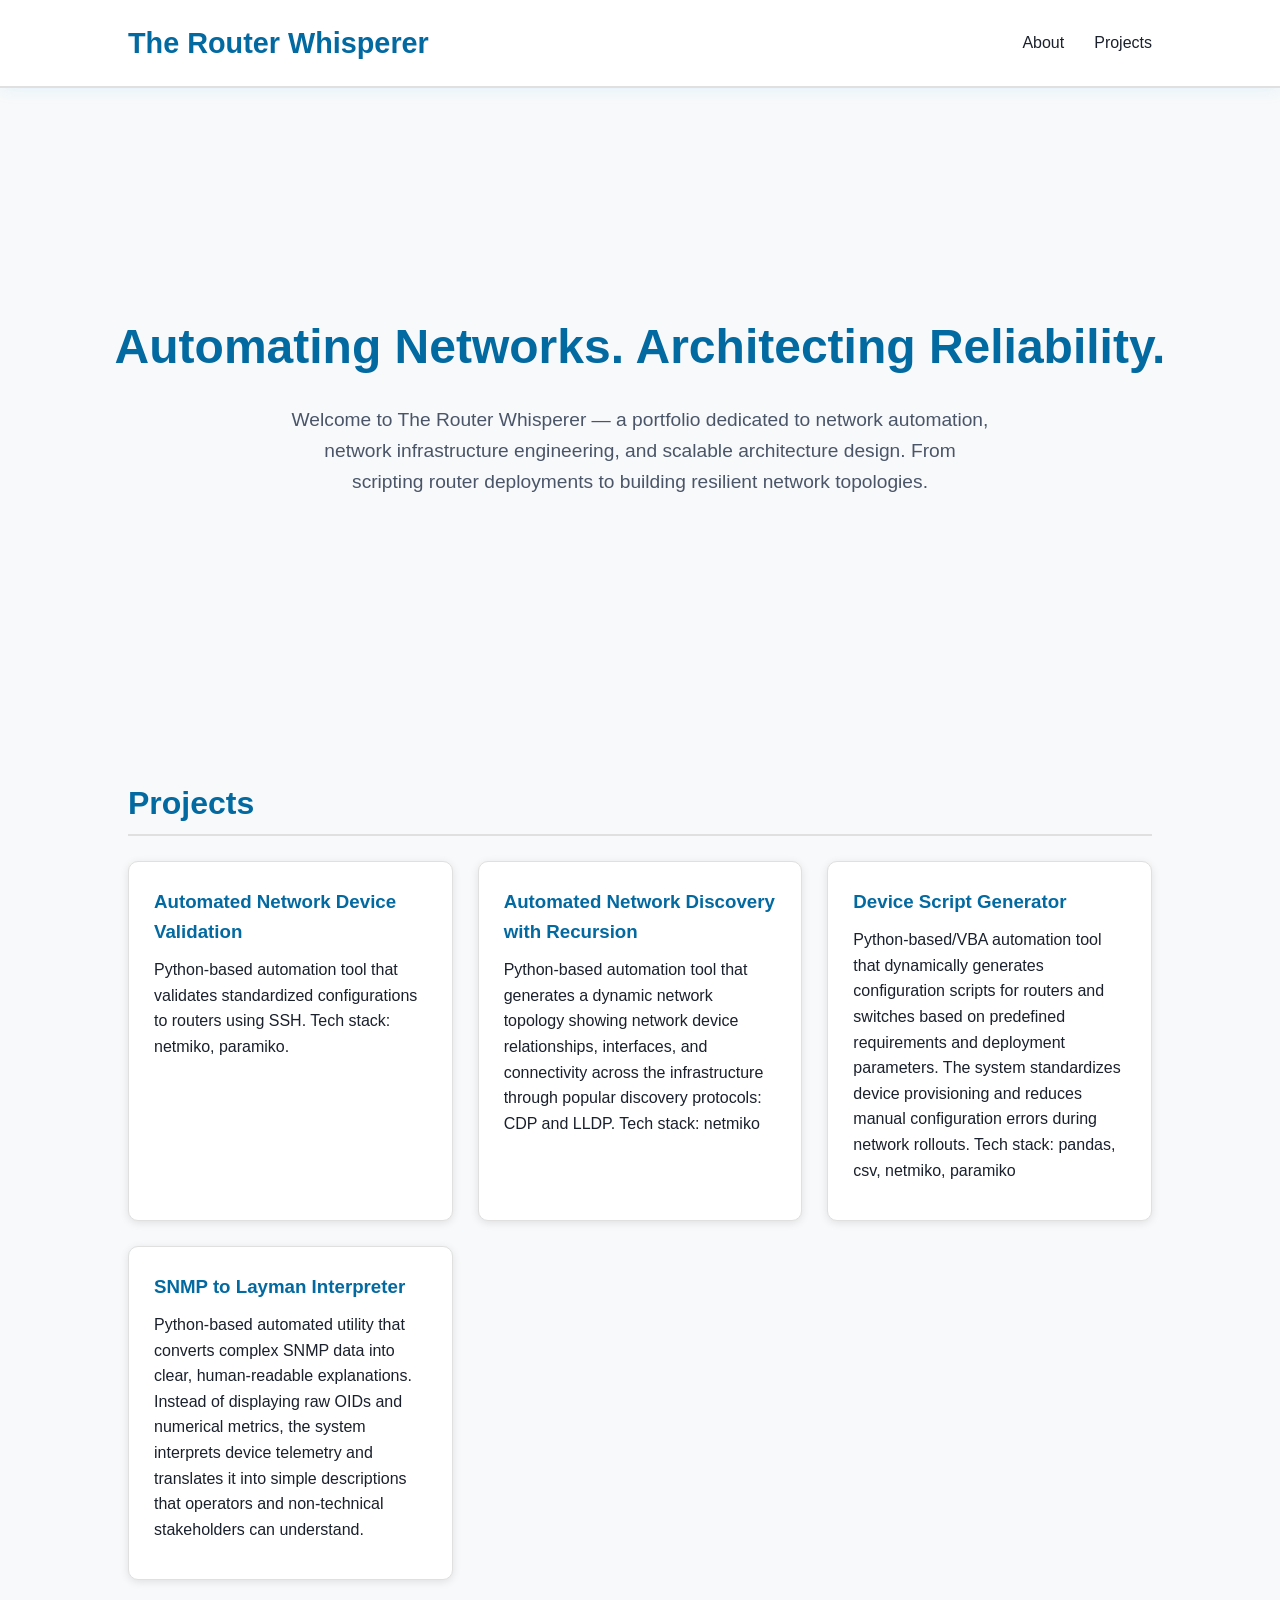
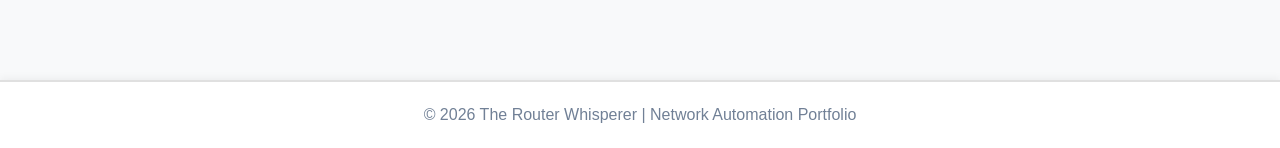
<file: docs/index.html>
<!DOCTYPE html>
<html lang="en">
<head>
<meta charset="UTF-8">
<meta name="viewport" content="width=device-width, initial-scale=1.0">
<title>The Router Whisperer</title>
<link rel="stylesheet" href="styles.css">
</head>

<body>

<header>
<h1>The Router Whisperer</h1>

<nav>
<a href="./about.html">About</a>
<a href="./projects.html">Projects</a>
</nav>
</header>

<section class="hero">
<h2>Automating Networks. Architecting Reliability.</h2>
<p>
Welcome to The Router Whisperer — a portfolio dedicated to network automation,
network infrastructure engineering, and scalable architecture design.
From scripting router deployments to building resilient network topologies.
</p>
</section>

<section id="projects">
<h2 class="section-title">Projects</h2>

<div class="projects">

<div class="project-card">
<h3>Automated Network Device Validation</h3>
<p>
Python-based automation tool that validates standardized configurations
to routers using SSH. Tech stack: netmiko, paramiko.
</p>
</div>

<div class="project-card">
<h3>Automated Network Discovery with Recursion</h3>
<p>
Python-based automation tool that generates a dynamic network topology showing network device relationships,
interfaces, and connectivity across the infrastructure through popular discovery protocols: CDP and LLDP. Tech stack: netmiko
</p>
</div>

<div class="project-card">
<h3>Device Script Generator</h3>
<p>
Python-based/VBA automation tool that dynamically generates configuration scripts
for routers and switches based on predefined requirements and deployment
parameters. The system standardizes device provisioning and reduces
manual configuration errors during network rollouts. Tech stack: pandas, csv, netmiko, paramiko
</p>
</div>

<div class="project-card">
<h3>SNMP to Layman Interpreter</h3>
<p>
Python-based automated utility that converts complex SNMP data into
clear, human-readable explanations. Instead of displaying raw OIDs
and numerical metrics, the system interprets device telemetry and
translates it into simple descriptions that operators and non-technical
stakeholders can understand.
</p>
</div>

</div>
</section>

<footer>
<p>© 2026 The Router Whisperer | Network Automation Portfolio</p>
</footer>

</body>
</html>
</file>
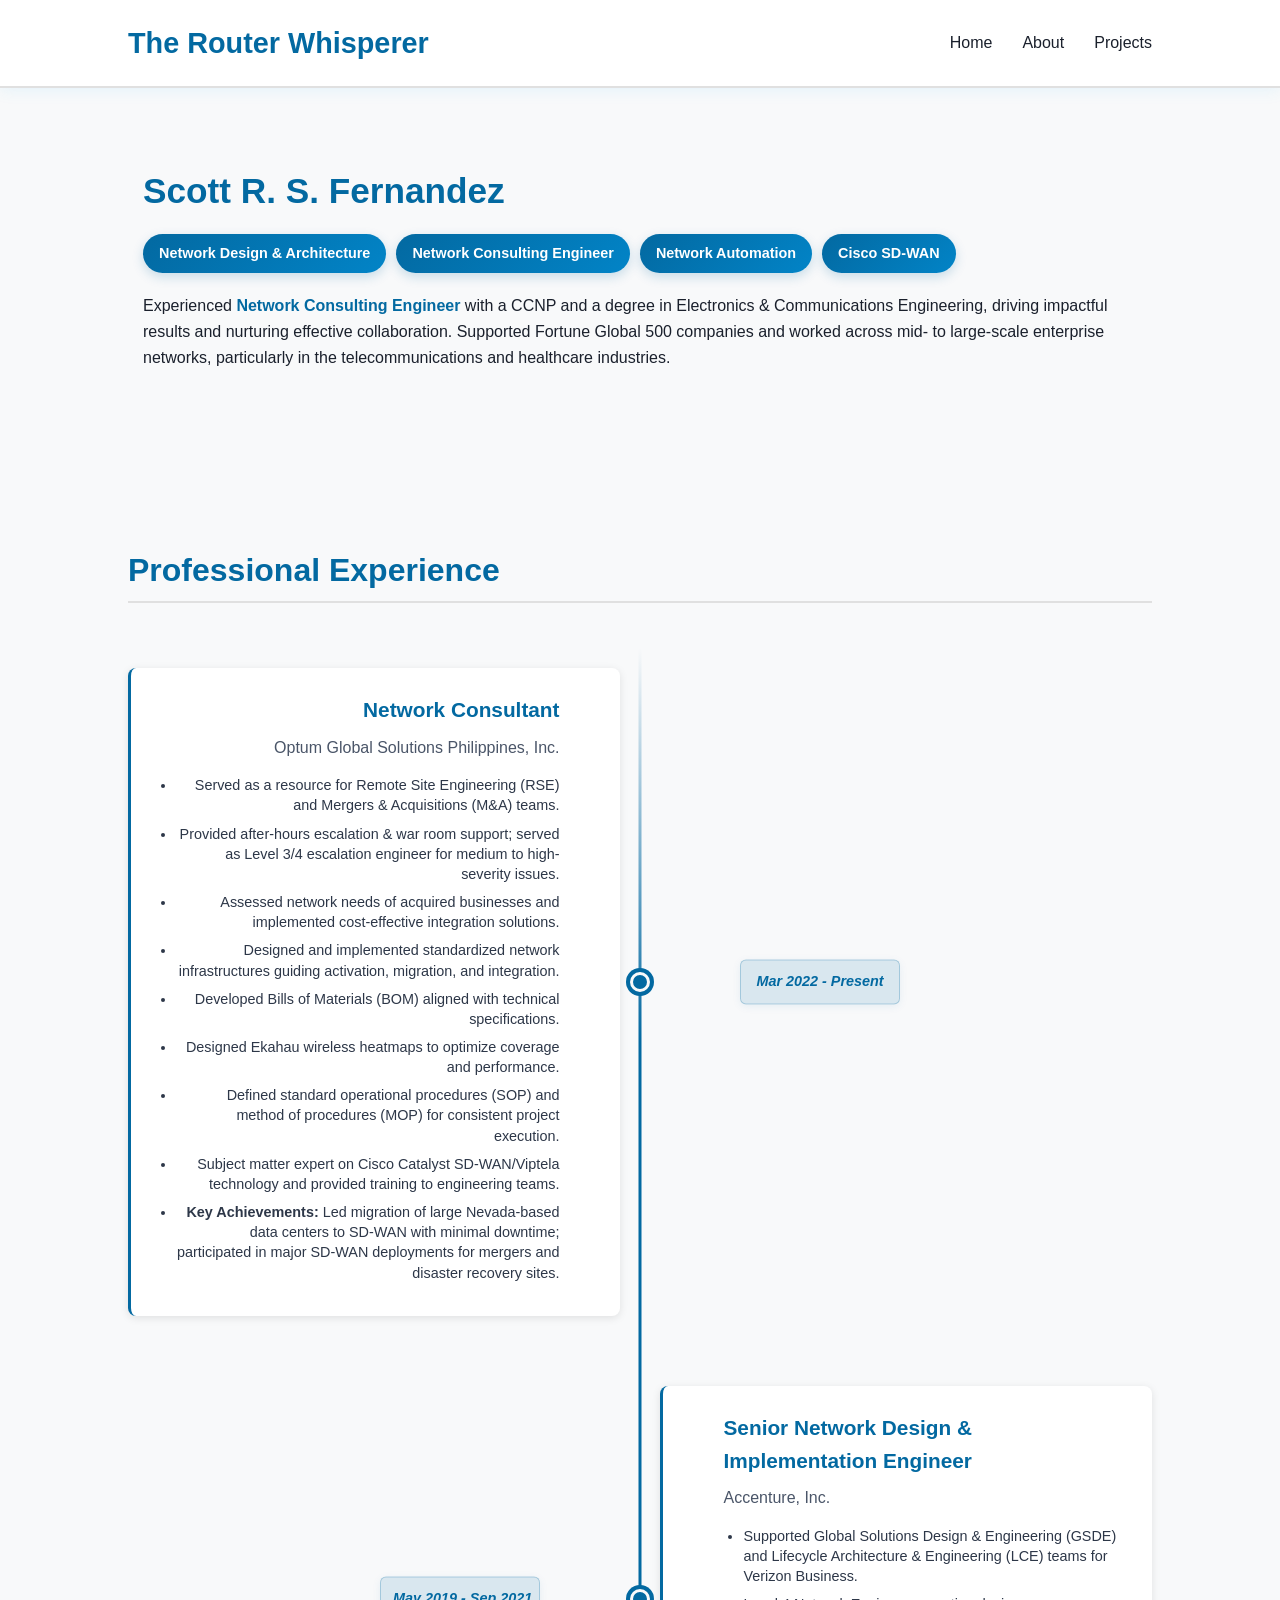
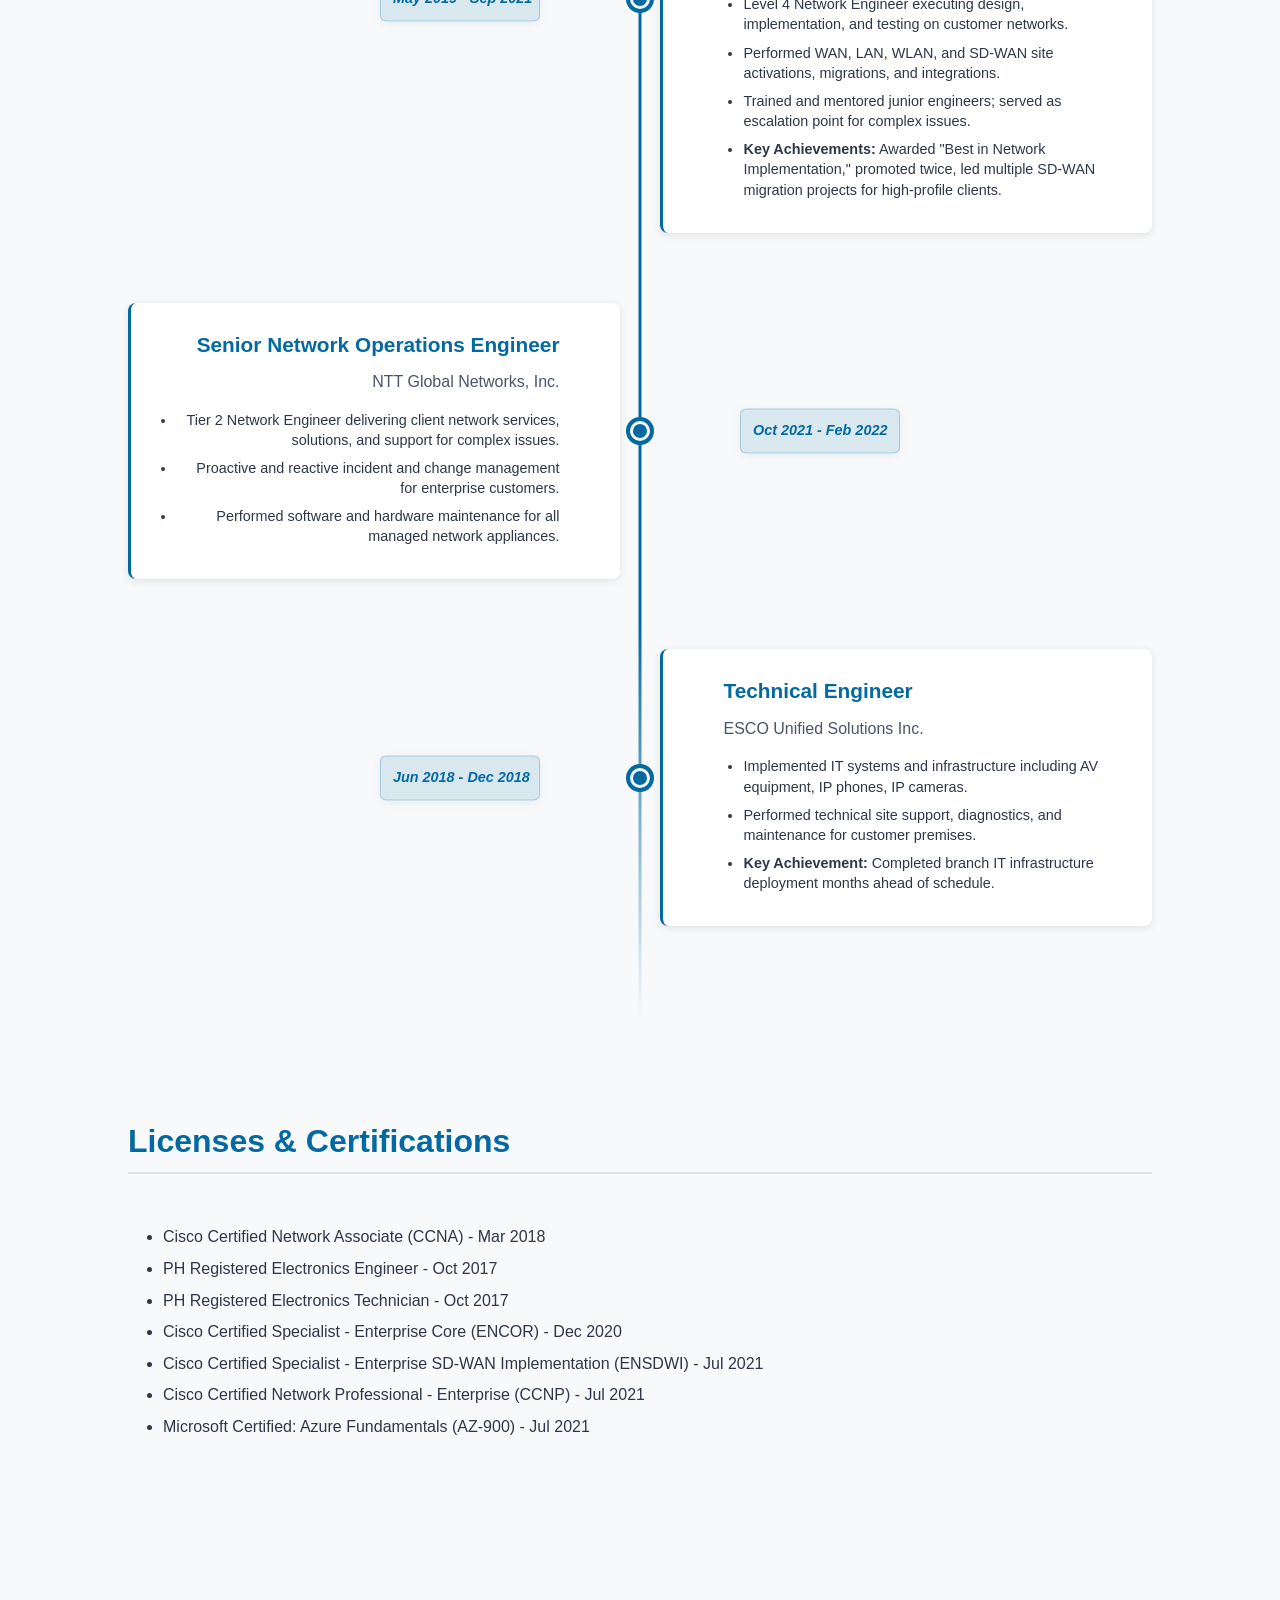
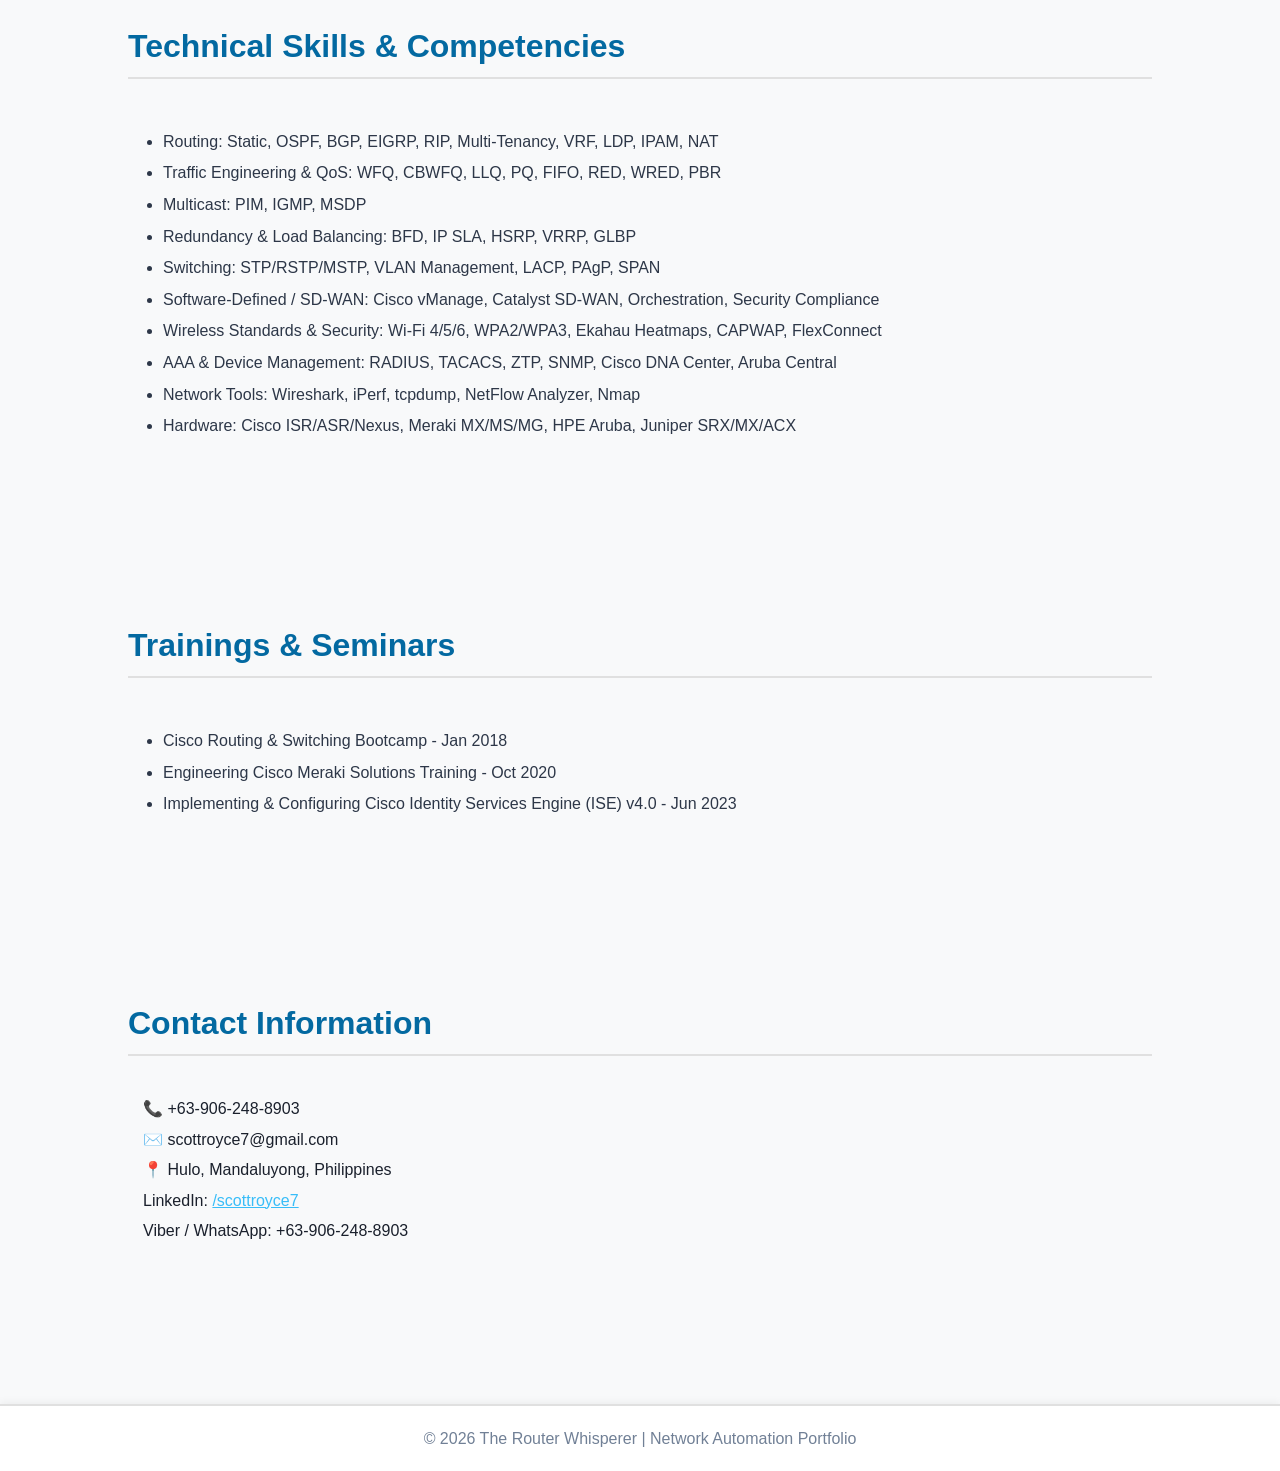
<file: docs/about.html>
<!DOCTYPE html>
<html lang="en">
<head>
<meta charset="UTF-8">
<meta name="viewport" content="width=device-width, initial-scale=1.0">
<title>The Router Whisperer - Resume</title>
<link rel="stylesheet" href="styles.css">
</head>

<body>

<header>
<h1>The Router Whisperer</h1>
<nav>
<a href="index.html">Home</a>
<a href="about.html">About</a>
<a href="projects.html">Projects</a>
</nav>
</header>

<section>
<div class="resume-section">
<div class="profile-header">
<h2 class="profile-name">Scott R. S. Fernandez</h2>
<div class="expertise-tags">
<span class="expertise-tag">Network Design & Architecture</span>
<span class="expertise-tag">Network Consulting Engineer</span>
<span class="expertise-tag">Network Automation</span>
<span class="expertise-tag">Cisco SD-WAN</span>
</div>
</div>
<p>
Experienced <strong class="highlight">Network Consulting Engineer</strong> with a CCNP and a degree in Electronics & Communications Engineering,
driving impactful results and nurturing effective collaboration.
Supported Fortune Global 500 companies and worked across mid- to large-scale enterprise networks,
particularly in the telecommunications and healthcare industries.
</p>
</div>
</section>

<section>
<h2 class="section-title">Professional Experience</h2>

<div class="timeline">

<div class="timeline-item">
<div class="timeline-marker"></div>
<p class="timeline-date">Mar 2022 - Present</p>
<div class="timeline-content">
<div class="timeline-header">
<h3>Network Consultant</h3>
<p class="company-name">Optum Global Solutions Philippines, Inc.</p>
</div>
<ul>
<li>Served as a resource for Remote Site Engineering (RSE) and Mergers & Acquisitions (M&A) teams.</li>
<li>Provided after-hours escalation & war room support; served as Level 3/4 escalation engineer for medium to high-severity issues.</li>
<li>Assessed network needs of acquired businesses and implemented cost-effective integration solutions.</li>
<li>Designed and implemented standardized network infrastructures guiding activation, migration, and integration.</li>
<li>Developed Bills of Materials (BOM) aligned with technical specifications.</li>
<li>Designed Ekahau wireless heatmaps to optimize coverage and performance.</li>
<li>Defined standard operational procedures (SOP) and method of procedures (MOP) for consistent project execution.</li>
<li>Subject matter expert on Cisco Catalyst SD-WAN/Viptela technology and provided training to engineering teams.</li>
<li><strong>Key Achievements:</strong> Led migration of large Nevada-based data centers to SD-WAN with minimal downtime; participated in major SD-WAN deployments for mergers and disaster recovery sites.</li>
</ul>
</div>
</div>

<div class="timeline-item">
<div class="timeline-marker"></div>
<p class="timeline-date">May 2019 - Sep 2021</p>
<div class="timeline-content">
<div class="timeline-header">
<h3>Senior Network Design & Implementation Engineer</h3>
<p class="company-name">Accenture, Inc.</p>
</div>
<ul>
<li>Supported Global Solutions Design & Engineering (GSDE) and Lifecycle Architecture & Engineering (LCE) teams for Verizon Business.</li>
<li>Level 4 Network Engineer executing design, implementation, and testing on customer networks.</li>
<li>Performed WAN, LAN, WLAN, and SD-WAN site activations, migrations, and integrations.</li>
<li>Trained and mentored junior engineers; served as escalation point for complex issues.</li>
<li><strong>Key Achievements:</strong> Awarded "Best in Network Implementation," promoted twice, led multiple SD-WAN migration projects for high-profile clients.</li>
</ul>
</div>
</div>

<div class="timeline-item">
<div class="timeline-marker"></div>
<p class="timeline-date">Oct 2021 - Feb 2022</p>
<div class="timeline-content">
<div class="timeline-header">
<h3>Senior Network Operations Engineer</h3>
<p class="company-name">NTT Global Networks, Inc.</p>
</div>
<ul>
<li>Tier 2 Network Engineer delivering client network services, solutions, and support for complex issues.</li>
<li>Proactive and reactive incident and change management for enterprise customers.</li>
<li>Performed software and hardware maintenance for all managed network appliances.</li>
</ul>
</div>
</div>

<div class="timeline-item">
<div class="timeline-marker"></div>
<p class="timeline-date">Jun 2018 - Dec 2018</p>
<div class="timeline-content">
<div class="timeline-header">
<h3>Technical Engineer</h3>
<p class="company-name">ESCO Unified Solutions Inc.</p>
</div>
<ul>
<li>Implemented IT systems and infrastructure including AV equipment, IP phones, IP cameras.</li>
<li>Performed technical site support, diagnostics, and maintenance for customer premises.</li>
<li><strong>Key Achievement:</strong> Completed branch IT infrastructure deployment months ahead of schedule.</li>
</ul>
</div>
</div>

</div>

</section>

<section>
<h2 class="section-title">Licenses & Certifications</h2>
<div class="resume-section">
<ul>
<li>Cisco Certified Network Associate (CCNA) - Mar 2018</li>
<li>PH Registered Electronics Engineer - Oct 2017</li>
<li>PH Registered Electronics Technician - Oct 2017</li>
<li>Cisco Certified Specialist - Enterprise Core (ENCOR) - Dec 2020</li>
<li>Cisco Certified Specialist - Enterprise SD-WAN Implementation (ENSDWI) - Jul 2021</li>
<li>Cisco Certified Network Professional - Enterprise (CCNP) - Jul 2021</li>
<li>Microsoft Certified: Azure Fundamentals (AZ-900) - Jul 2021</li>
</ul>
</div>
</section>

<section>
<h2 class="section-title">Technical Skills & Competencies</h2>
<div class="resume-section">
<ul>
<li>Routing: Static, OSPF, BGP, EIGRP, RIP, Multi-Tenancy, VRF, LDP, IPAM, NAT</li>
<li>Traffic Engineering & QoS: WFQ, CBWFQ, LLQ, PQ, FIFO, RED, WRED, PBR</li>
<li>Multicast: PIM, IGMP, MSDP</li>
<li>Redundancy & Load Balancing: BFD, IP SLA, HSRP, VRRP, GLBP</li>
<li>Switching: STP/RSTP/MSTP, VLAN Management, LACP, PAgP, SPAN</li>
<li>Software-Defined / SD-WAN: Cisco vManage, Catalyst SD-WAN, Orchestration, Security Compliance</li>
<li>Wireless Standards & Security: Wi-Fi 4/5/6, WPA2/WPA3, Ekahau Heatmaps, CAPWAP, FlexConnect</li>
<li>AAA & Device Management: RADIUS, TACACS, ZTP, SNMP, Cisco DNA Center, Aruba Central</li>
<li>Network Tools: Wireshark, iPerf, tcpdump, NetFlow Analyzer, Nmap</li>
<li>Hardware: Cisco ISR/ASR/Nexus, Meraki MX/MS/MG, HPE Aruba, Juniper SRX/MX/ACX</li>
</ul>
</div>
</section>

<section>
<h2 class="section-title">Trainings & Seminars</h2>
<div class="resume-section">
<ul>
<li>Cisco Routing & Switching Bootcamp - Jan 2018</li>
<li>Engineering Cisco Meraki Solutions Training - Oct 2020</li>
<li>Implementing & Configuring Cisco Identity Services Engine (ISE) v4.0 - Jun 2023</li>
</ul>
</div>
</section>

<section>
<h2 class="section-title">Contact Information</h2>
<div class="resume-section contact-info">
<p>📞 +63-906-248-8903</p>
<p>✉️ scottroyce7@gmail.com</p>
<p>📍 Hulo, Mandaluyong, Philippines</p>
<p>LinkedIn: <a href="https://www.linkedin.com/in/scottroyce7" style="color:#38bdf8;">/scottroyce7</a></p>
<p>Viber / WhatsApp: +63-906-248-8903</p>
</div>
</section>

<footer>
<p>© 2026 The Router Whisperer | Network Automation Portfolio</p>
</footer>

</body>
</html>
</file>
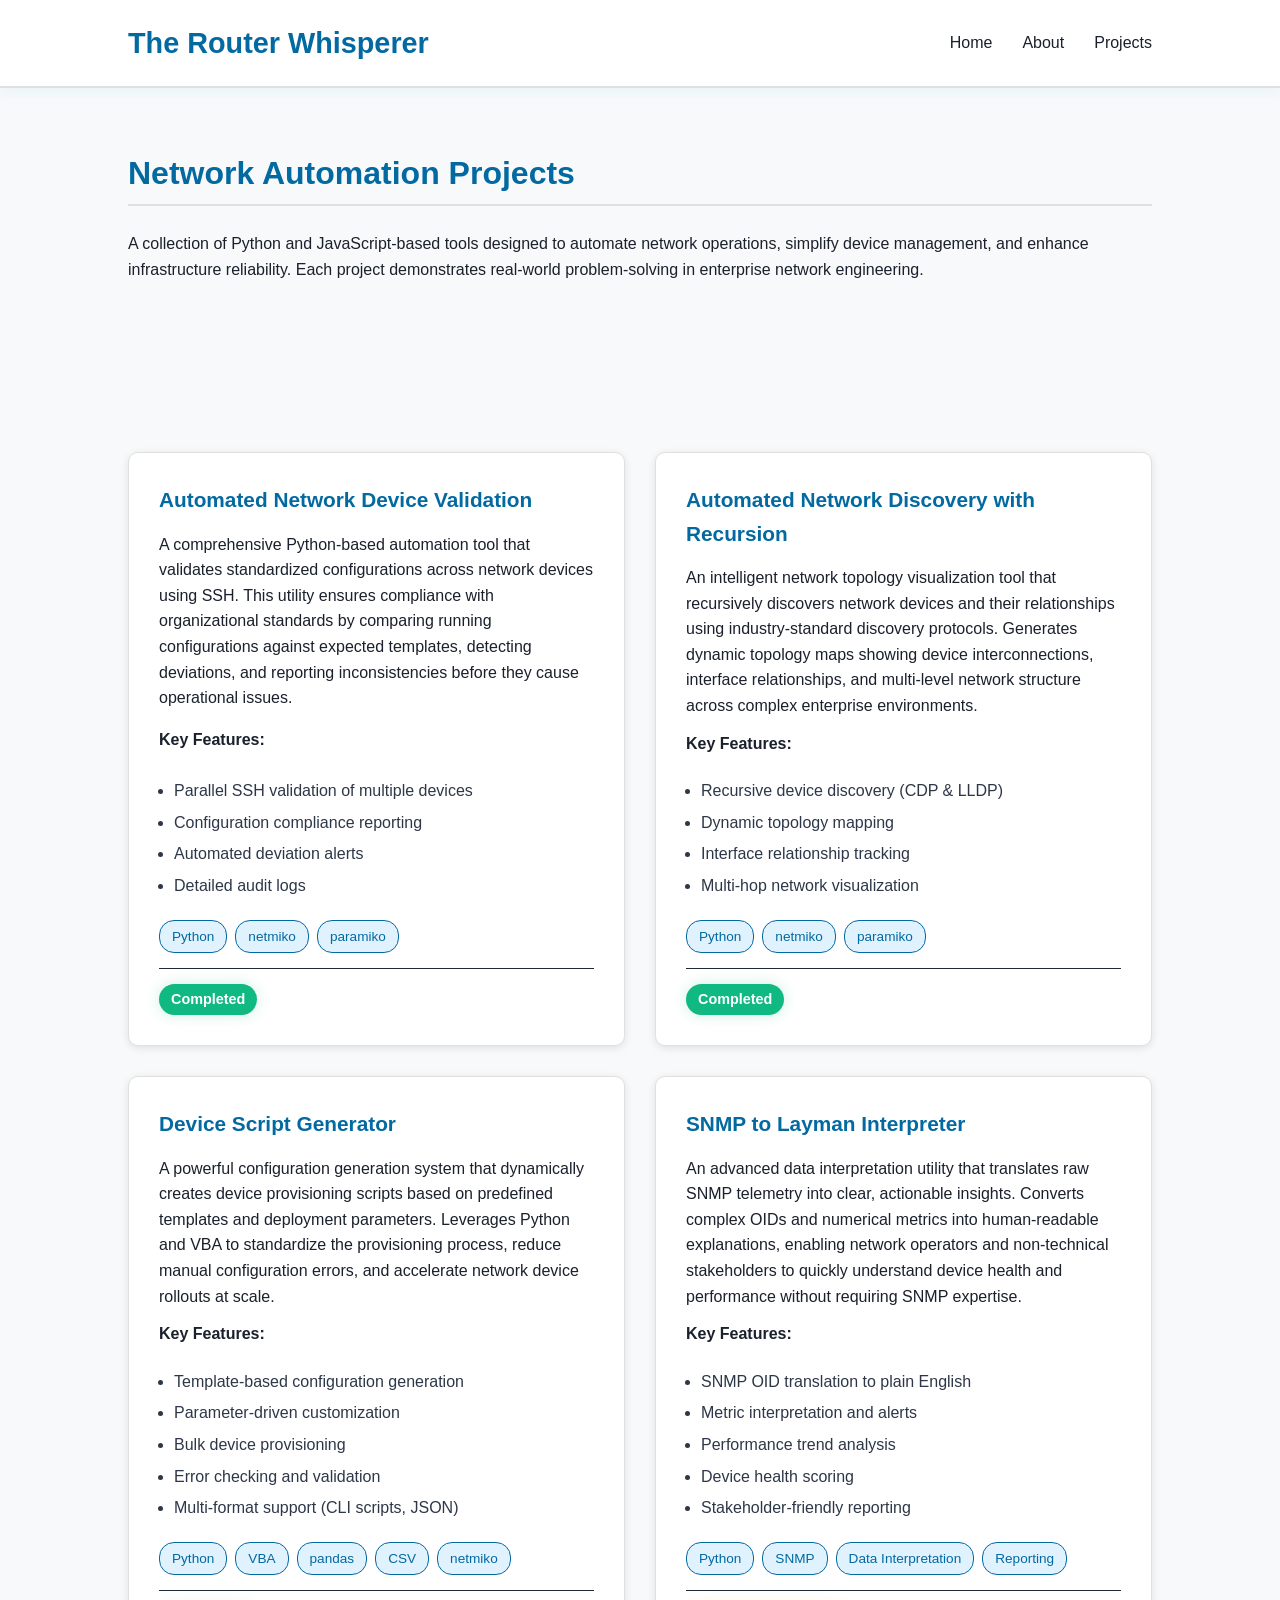
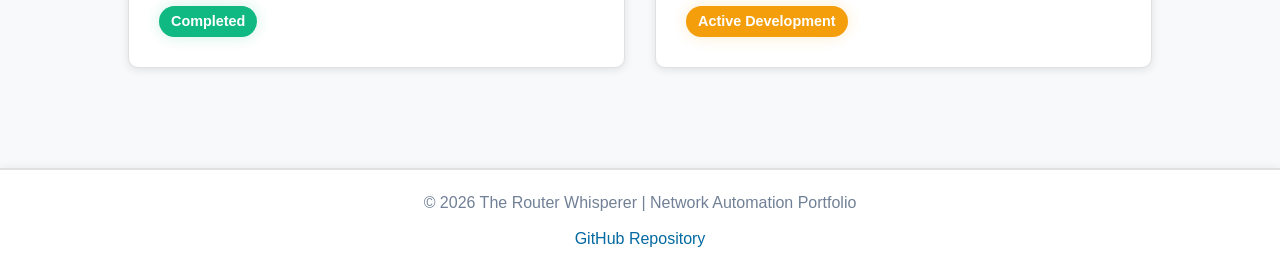
<file: docs/projects.html>
<!DOCTYPE html>
<html lang="en">
<head>
<meta charset="UTF-8">
<meta name="viewport" content="width=device-width, initial-scale=1.0">
<title>The Router Whisperer - Projects</title>
<link rel="stylesheet" href="styles.css">
</head>

<body>
<script>
document.addEventListener('DOMContentLoaded', () => {
  const cards = document.querySelectorAll('.project-card');
  
  cards.forEach(card => {
    card.addEventListener('mouseenter', function() {
      this.style.animation = 'none';
    });
  });
  
  window.addEventListener('scroll', () => {
    const header = document.querySelector('header');
    if (window.scrollY > 10) {
      header.style.boxShadow = '0 4px 20px rgba(56, 189, 248, 0.2)';
    } else {
      header.style.boxShadow = '0 2px 15px rgba(56, 189, 248, 0.1)';
    }
  });
});
</script>

<header>
<h1>The Router Whisperer</h1>
<nav>
<a href="index.html">Home</a>
<a href="about.html">About</a>
<a href="projects.html">Projects</a>
</nav>
</header>

<section>
<h2 class="section-title">Network Automation Projects</h2>
<p style="color:#1a202c; margin-bottom:20px;">
A collection of Python and JavaScript-based tools designed to automate network operations,
simplify device management, and enhance infrastructure reliability. Each project demonstrates
real-world problem-solving in enterprise network engineering.
</p>
</section>

<section>
<div class="projects-grid">

<div class="project-card">
<h3>Automated Network Device Validation</h3>
<p>
A comprehensive Python-based automation tool that validates standardized configurations across
network devices using SSH. This utility ensures compliance with organizational standards by
comparing running configurations against expected templates, detecting deviations, and reporting
inconsistencies before they cause operational issues.
</p>
<p><strong>Key Features:</strong></p>
<ul style="margin-left:15px;">
<li>Parallel SSH validation of multiple devices</li>
<li>Configuration compliance reporting</li>
<li>Automated deviation alerts</li>
<li>Detailed audit logs</li>
</ul>
<div class="tech-stack">
<span class="tech-tag">Python</span>
<span class="tech-tag">netmiko</span>
<span class="tech-tag">paramiko</span>
</div>
<div class="status">
<span class="status-badge status-completed">Completed</span>
</div>
</div>

<div class="project-card">
<h3>Automated Network Discovery with Recursion</h3>
<p>
An intelligent network topology visualization tool that recursively discovers network devices
and their relationships using industry-standard discovery protocols. Generates dynamic topology
maps showing device interconnections, interface relationships, and multi-level network structure
across complex enterprise environments.
</p>
<p><strong>Key Features:</strong></p>
<ul style="margin-left:15px;">
<li>Recursive device discovery (CDP & LLDP)</li>
<li>Dynamic topology mapping</li>
<li>Interface relationship tracking</li>
<li>Multi-hop network visualization</li>
</ul>
<div class="tech-stack">
<span class="tech-tag">Python</span>
<span class="tech-tag">netmiko</span>
<span class="tech-tag">paramiko</span>
</div>
<div class="status">
<span class="status-badge status-completed">Completed</span>
</div>
</div>

<div class="project-card">
<h3>Device Script Generator</h3>
<p>
A powerful configuration generation system that dynamically creates device provisioning scripts
based on predefined templates and deployment parameters. Leverages Python and VBA to standardize
the provisioning process, reduce manual configuration errors, and accelerate network device
rollouts at scale.
</p>
<p><strong>Key Features:</strong></p>
<ul style="margin-left:15px;">
<li>Template-based configuration generation</li>
<li>Parameter-driven customization</li>
<li>Bulk device provisioning</li>
<li>Error checking and validation</li>
<li>Multi-format support (CLI scripts, JSON)</li>
</ul>
<div class="tech-stack">
<span class="tech-tag">Python</span>
<span class="tech-tag">VBA</span>
<span class="tech-tag">pandas</span>
<span class="tech-tag">CSV</span>
<span class="tech-tag">netmiko</span>
</div>
<div class="status">
<span class="status-badge status-completed">Completed</span>
</div>
</div>

<div class="project-card">
<h3>SNMP to Layman Interpreter</h3>
<p>
An advanced data interpretation utility that translates raw SNMP telemetry into clear, actionable
insights. Converts complex OIDs and numerical metrics into human-readable explanations, enabling
network operators and non-technical stakeholders to quickly understand device health and
performance without requiring SNMP expertise.
</p>
<p><strong>Key Features:</strong></p>
<ul style="margin-left:15px;">
<li>SNMP OID translation to plain English</li>
<li>Metric interpretation and alerts</li>
<li>Performance trend analysis</li>
<li>Device health scoring</li>
<li>Stakeholder-friendly reporting</li>
</ul>
<div class="tech-stack">
<span class="tech-tag">Python</span>
<span class="tech-tag">SNMP</span>
<span class="tech-tag">Data Interpretation</span>
<span class="tech-tag">Reporting</span>
</div>
<div class="status">
<span class="status-badge status-active">Active Development</span>
</div>
</div>

</div>
</section>

<footer>
<p>© 2026 The Router Whisperer | Network Automation Portfolio</p>
<p style="margin-top:10px;"><a href="https://github.com/TheRouterWhisperer" class="footer-link">GitHub Repository</a></p>
</footer>

</body>
</html>
</file>
<file: docs/styles.css>
@keyframes fadeInDown {
from {
  opacity: 0;
  transform: translateY(-30px);
}
to {
  opacity: 1;
  transform: translateY(0);
}
}

@keyframes fadeInUp {
from {
  opacity: 0;
  transform: translateY(30px);
}
to {
  opacity: 1;
  transform: translateY(0);
}
}

@keyframes slideInNav {
from {
  opacity: 0;
  transform: translateX(10px);
}
to {
  opacity: 1;
  transform: translateX(0);
}
}

@keyframes slideInLeft {
from {
  opacity: 0;
  transform: translateX(-30px);
}
to {
  opacity: 1;
  transform: translateX(0);
}
}

@keyframes glow {
0%, 100% {
  text-shadow: 0 0 5px #38bdf8;
}
50% {
  text-shadow: 0 0 20px #38bdf8, 0 0 30px #38bdf8;
}
}

@keyframes cardPulse {
0%, 100% {
box-shadow: 0 0 0 0 rgba(56, 189, 248, 0.4);
}
50% {
box-shadow: 0 0 0 10px rgba(56, 189, 248, 0);
}
}

* {
margin: 0;
padding: 0;
box-sizing: border-box;
font-family: Arial, Helvetica, sans-serif;
}

body {
background: #0f172a;
color: #e2e8f0;
line-height: 1.6;
scroll-behavior: smooth;
}

header {
background: #020617;
padding: 20px 10%;
display: flex;
justify-content: space-between;
align-items: center;
border-bottom: 2px solid #1e293b;
animation: fadeInDown 0.8s ease;
position: sticky;
top: 0;
z-index: 100;
box-shadow: 0 2px 15px rgba(56, 189, 248, 0.1);
}

header h1 {
color: #38bdf8;
font-size: 1.8rem;
transition: all 0.3s ease;
}

header h1:hover {
text-shadow: 0 0 10px #38bdf8;
transform: scale(1.05);
}

nav {
display: flex;
gap: 30px;
}

nav a {
color: #e2e8f0;
text-decoration: none;
font-weight: 500;
position: relative;
animation: slideInNav 0.8s ease backwards;
transition: all 0.3s ease;
}

nav a:nth-child(1) { animation-delay: 0.1s; }
nav a:nth-child(2) { animation-delay: 0.2s; }
nav a:nth-child(3) { animation-delay: 0.3s; }

nav a::after {
content: '';
position: absolute;
bottom: -5px;
left: 0;
width: 0;
height: 2px;
background: #38bdf8;
transition: width 0.3s ease;
}

nav a:hover::after {
width: 100%;
}

nav a:hover {
color: #38bdf8;
text-shadow: 0 0 10px #38bdf8;
}

.hero {
height: 70vh;
display: flex;
flex-direction: column;
justify-content: center;
align-items: center;
text-align: center;
padding: 0 20px;
animation: fadeInUp 1s ease;
}

.hero h2 {
font-size: 3rem;
color: #38bdf8;
margin-bottom: 20px;
animation: glow 3s ease-in-out infinite;
transition: all 0.3s ease;
}

.hero h2:hover {
font-size: 3.2rem;
letter-spacing: 2px;
}

.hero p {
max-width: 700px;
font-size: 1.2rem;
color: #e2e8f0;
animation: fadeInUp 1.2s ease;
transition: all 0.3s ease;
}

.hero p:hover {
color: #e2e8f0;
letter-spacing: 0.5px;
}

section {
padding: 60px 10%;
animation: fadeInUp 0.8s ease;
}

.section-title {
font-size: 2rem;
margin-bottom: 25px;
color: #38bdf8;
border-bottom: 2px solid #1e293b;
padding-bottom: 5px;
position: relative;
transition: all 0.3s ease;
}

.section-title::after {
content: '';
position: absolute;
bottom: -2px;
left: 0;
width: 0;
height: 2px;
background: #38bdf8;
transition: width 0.5s ease;
}

.section-title:hover {
text-shadow: 0 0 15px #38bdf8;
letter-spacing: 1px;
border-bottom-color: #38bdf8;
}

.section-title:hover::after {
width: 100%;
}

.about {
max-width: 800px;
color: #e2e8f0;
transition: all 0.3s ease;
}

.about:hover {
color: #e2e8f0;
letter-spacing: 0.3px;
}

.projects {
display: grid;
grid-template-columns: repeat(auto-fit, minmax(280px, 1fr));
gap: 25px;
}

.projects-grid {
display: grid;
grid-template-columns: repeat(auto-fit, minmax(350px, 1fr));
gap: 30px;
margin-top: 30px;
}

.project-card {
background: #020617;
padding: 25px;
border-radius: 10px;
border: 1px solid #1e293b;
transition: all 0.4s cubic-bezier(0.4, 0, 0.2, 1);
position: relative;
overflow: hidden;
}

.projects-grid .project-card {
padding: 30px;
display: flex;
flex-direction: column;
animation: fadeInUp 0.8s ease backwards;
}

.projects-grid .project-card:nth-child(1) { animation-delay: 0.1s; }
.projects-grid .project-card:nth-child(2) { animation-delay: 0.2s; }
.projects-grid .project-card:nth-child(3) { animation-delay: 0.3s; }
.projects-grid .project-card:nth-child(4) { animation-delay: 0.4s; }

.project-card::before {
content: '';
position: absolute;
top: 0;
left: -100%;
width: 100%;
height: 100%;
background: linear-gradient(90deg, transparent, rgba(56, 189, 248, 0.1), transparent);
transition: left 0.5s ease;
z-index: 1;
pointer-events: none;
}

.project-card:hover::before {
left: 100%;
}

.project-card:hover {
transform: translateY(-8px) scale(1.02);
border-color: #38bdf8;
box-shadow: 0 15px 35px rgba(56, 189, 248, 0.2);
background: rgba(2, 6, 23, 0.8);
}

.projects-grid .project-card:hover {
transform: translateY(-10px) scale(1.02);
background: rgba(15, 23, 42, 0.8);
box-shadow: 0 20px 40px rgba(56, 189, 248, 0.25);
}

.project-card h3 {
color: #38bdf8;
margin-bottom: 10px;
transition: all 0.3s ease;
position: relative;
z-index: 2;
}

.project-card h3:hover {
text-shadow: 0 0 10px #38bdf8;
letter-spacing: 0.5px;
}

.projects-grid .project-card h3 {
margin-bottom: 15px;
font-size: 1.3rem;
}

.projects-grid .project-card h3:hover {
text-shadow: 0 0 15px #38bdf8;
letter-spacing: 0.5px;
}

.project-card p {
margin-bottom: 12px;
color: #e2e8f0;
transition: all 0.3s ease;
position: relative;
z-index: 2;
}

.projects-grid .project-card p {
margin-bottom: 12px;
flex-grow: 1;
color: #e2e8f0;
}

.projects-grid .project-card:hover p {
color: #e2e8f0;
}

h3 {
color: #38bdf8;
margin-bottom: 8px;
transition: all 0.3s ease;
animation: slideInLeft 0.6s ease backwards;
}

h3:hover {
text-shadow: 0 0 10px #38bdf8;
letter-spacing: 0.5px;
}

.resume-section {
margin-bottom: 40px;
animation: fadeInUp 0.8s ease backwards;
transition: all 0.3s ease;
padding: 15px;
border-radius: 8px;
}
.profile-header {
margin-bottom: 20px;
animation: fadeInUp 0.8s ease;
}

.profile-name {
font-size: 2.2rem;
color: #38bdf8;
margin: 0 0 15px 0;
transition: all 0.3s ease;
text-shadow: 0 0 10px rgba(56, 189, 248, 0.3);
}

.profile-name:hover {
text-shadow: 0 0 20px #38bdf8;
letter-spacing: 1px;
}

.expertise-tags {
display: flex;
flex-wrap: wrap;
gap: 10px;
margin-bottom: 20px;
}

.expertise-tag {
background: linear-gradient(135deg, #38bdf8, #0ea5e9);
color: #000;
padding: 8px 16px;
border-radius: 20px;
font-size: 0.9rem;
font-weight: 600;
transition: all 0.3s ease;
animation: fadeInUp 0.8s ease backwards;
box-shadow: 0 4px 15px rgba(56, 189, 248, 0.3);
}

.expertise-tag:nth-child(1) { animation-delay: 0.1s; }
.expertise-tag:nth-child(2) { animation-delay: 0.2s; }
.expertise-tag:nth-child(3) { animation-delay: 0.3s; }
.expertise-tag:nth-child(4) { animation-delay: 0.4s; }

.expertise-tag:hover {
transform: translateY(-3px) scale(1.05);
box-shadow: 0 8px 25px rgba(56, 189, 248, 0.5);
letter-spacing: 0.5px;
}
.resume-section:nth-child(1) { animation-delay: 0.2s; }
.resume-section:nth-child(2) { animation-delay: 0.4s; }
.resume-section:nth-child(3) { animation-delay: 0.6s; }
.resume-section:nth-child(4) { animation-delay: 0.8s; }

.resume-section:hover {
background: rgba(56, 189, 248, 0.05);
border-left: 3px solid #38bdf8;
padding-left: 20px;
}

ul {
margin-left: 20px;
margin-top: 10px;
}

li {
margin-bottom: 6px;
transition: all 0.2s ease;
}

li:hover {
margin-left: 5px;
color: #38bdf8;
text-shadow: 0 0 5px #38bdf8;
}

.contact-info p {
margin-bottom: 5px;
transition: all 0.3s ease;
animation: fadeInUp 0.8s ease backwards;
}

.contact-info p:nth-child(1) { animation-delay: 0.2s; }
.contact-info p:nth-child(2) { animation-delay: 0.3s; }
.contact-info p:nth-child(3) { animation-delay: 0.4s; }
.contact-info p:nth-child(4) { animation-delay: 0.5s; }
.contact-info p:nth-child(5) { animation-delay: 0.6s; }

.contact-info p:hover {
color: #38bdf8;
transform: translateX(10px);
text-shadow: 0 0 10px #38bdf8;
}

.tech-stack {
margin-top: 15px;
display: flex;
flex-wrap: wrap;
gap: 8px;
position: relative;
z-index: 2;
}

.tech-tag {
background: #1e293b;
color: #38bdf8;
padding: 5px 12px;
border-radius: 15px;
font-size: 0.85rem;
border: 1px solid #38bdf8;
transition: all 0.3s ease;
cursor: pointer;
}

.tech-tag:hover {
background: #38bdf8;
color: #020617;
box-shadow: 0 0 15px #38bdf8;
transform: scale(1.1);
}

.status {
margin-top: 15px;
padding-top: 15px;
border-top: 1px solid #1e293b;
font-size: 0.9rem;
position: relative;
z-index: 2;
}

.status-badge {
display: inline-block;
padding: 4px 12px;
border-radius: 20px;
font-weight: bold;
transition: all 0.3s ease;
}

.status-completed {
background: #10b981;
color: #000;
box-shadow: 0 0 15px rgba(16, 185, 129, 0.3);
}

.status-completed:hover {
box-shadow: 0 0 25px rgba(16, 185, 129, 0.6);
transform: scale(1.05);
}

.status-active {
background: #f59e0b;
color: #000;
box-shadow: 0 0 15px rgba(245, 158, 11, 0.3);
animation: cardPulse 2s ease-in-out infinite;
}

.status-active:hover {
box-shadow: 0 0 25px rgba(245, 158, 11, 0.6);
transform: scale(1.05);
}

.footer-link {
color: #38bdf8;
text-decoration: none;
transition: all 0.3s ease;
position: relative;
}

.footer-link::after {
content: '';
position: absolute;
bottom: -2px;
left: 0;
width: 0;
height: 2px;
background: #38bdf8;
transition: width 0.3s ease;
}

.footer-link:hover {
text-shadow: 0 0 10px #38bdf8;
}

.footer-link:hover::after {
width: 100%;
}

footer {
text-align: center;
padding: 20px;
background: #020617;
border-top: 2px solid #1e293b;
margin-top: 40px;
color: #e2e8f0;
animation: fadeInUp 0.8s ease;
transition: all 0.3s ease;
box-shadow: 0 -2px 15px rgba(56, 189, 248, 0.05);
}

footer:hover {
color: #e2e8f0;
box-shadow: 0 -2px 20px rgba(56, 189, 248, 0.15);
}

.highlight {
color: #38bdf8;
transition: all 0.3s ease;
}

.highlight:hover {
text-shadow: 0 0 10px #38bdf8;
}

/* Timeline Styles */
.timeline {
position: relative;
padding: 20px 0;
}

.timeline::before {
content: '';
position: absolute;
left: 50%;
transform: translateX(-50%);
width: 3px;
height: 100%;
background: linear-gradient(
  to bottom,
  rgba(3, 105, 161, 0),
  #0369a1 20%,
  #0369a1 80%,
  rgba(3, 105, 161, 0)
);
}

.timeline::after {
display: none;
}

.timeline-item {
margin-bottom: 50px;
position: relative;
padding-top: 20px;
}

.timeline-item:nth-child(odd) .timeline-content {
margin-left: 0;
margin-right: auto;
width: 48%;
text-align: right;
padding-right: 60px;
}

.timeline-item:nth-child(even) .timeline-content {
margin-left: auto;
margin-right: 0;
width: 48%;
text-align: left;
padding-left: 60px;
}

.timeline-marker {
position: absolute;
left: 50%;
top: 50%;
transform: translateX(-50%) translateY(-50%);
width: 20px;
height: 20px;
background: #38bdf8;
border: 3px solid #0f172a;
border-radius: 50%;
box-shadow: 0 0 0 4px #38bdf8;
z-index: 5;
transition: all 0.3s ease;
}

.timeline-item:hover .timeline-marker {
width: 30px;
height: 30px;
box-shadow: 0 0 0 6px #38bdf8, 0 0 20px #38bdf8;
}

.timeline-content {
background: #020617;
padding: 25px;
border-radius: 8px;
border-left: 3px solid #38bdf8;
transition: all 0.3s ease;
animation: fadeInUp 0.8s ease backwards;
position: relative;
}

.timeline-item:nth-child(1) .timeline-content { animation-delay: 0.1s; }
.timeline-item:nth-child(2) .timeline-content { animation-delay: 0.2s; }
.timeline-item:nth-child(3) .timeline-content { animation-delay: 0.3s; }
.timeline-item:nth-child(4) .timeline-content { animation-delay: 0.4s; }

.timeline-content:hover {
background: rgba(56, 189, 248, 0.05);
border-left-color: #38bdf8;
box-shadow: 0 10px 30px rgba(56, 189, 248, 0.15);
transform: translateY(-5px);
}

.timeline-header {
margin-bottom: 15px;
}

.timeline-header h3 {
margin: 0 0 8px 0;
font-size: 1.3rem;
color: #38bdf8;
transition: all 0.3s ease;
animation: none;
}

.timeline-header h3:hover {
text-shadow: 0 0 15px #38bdf8;
letter-spacing: 0.5px;
}

.company-name {
font-size: 1rem;
color: #e2e8f0;
margin: 5px 0;
font-weight: 500;
transition: all 0.3s ease;
}

.timeline-content:hover .company-name {
color: #e2e8f0;
}

.timeline-date {
font-size: 0.9rem;
color: #e2e8f0;
font-style: italic;
margin: 0;
transition: all 0.3s ease;
position: absolute;
left: 50%;
top: 50%;
width: 160px;
text-align: center;
font-weight: 700;
background: rgba(56, 189, 248, 0.15);
padding: 10px 12px;
border-radius: 6px;
white-space: nowrap;
z-index: 6;
border: 1px solid rgba(56, 189, 248, 0.3);
box-shadow: 0 2px 8px rgba(56, 189, 248, 0.1);
}

.timeline-item:nth-child(odd) .timeline-date {
left: calc(50% + 20px);
right: auto;
transform: translateY(-50%);
}

.timeline-item:nth-child(even) .timeline-date {
right: calc(50% + 20px);
left: auto;
transform: translateY(-50%);
}

.timeline-content:hover .timeline-date {
color: #38bdf8;
text-shadow: 0 0 10px #38bdf8;
}

.timeline-content ul {
margin: 15px 0 0 20px;
padding: 0;
font-size: 0.9rem;
}

.timeline-content li {
margin-bottom: 8px;
color: #e2e8f0;
transition: all 0.2s ease;
line-height: 1.4;
}

.timeline-content:hover li {
color: #e2e8f0;
}

.timeline-content li:hover {
margin-left: 8px;
color: #38bdf8;
text-shadow: 0 0 5px #38bdf8;
}

@media (max-width: 768px) {
.timeline::before {
left: 30px;
}

.timeline-item:nth-child(odd) .timeline-content,
.timeline-item:nth-child(even) .timeline-content {
width: 100%;
padding-left: 80px;
padding-right: 0;
text-align: left;
margin: 0;
}

.timeline-marker {
left: 30px;
}

.timeline-item:hover .timeline-marker {
left: 30px;
}
}

/* Light Mode (Default) */
body {
background: #f8f9fa;
color: #1a202c;
}

header {
background: #ffffff;
border-bottom-color: #e0e0e0;
box-shadow: 0 2px 15px rgba(56, 189, 248, 0.1);
}

header h1 {
color: #0369a1;
}

header h1:hover {
color: #0284c7;
text-shadow: none;
}

.section-title::after {
background: #0369a1;
}

.section-title {
color: #0369a1;
border-bottom-color: #e0e0e0;
}

.section-title::after {
background: #0369a1;
}

.resume-section:hover {
background: #f0f7ff;
border-left-color: #0369a1;
box-shadow: 0 4px 12px rgba(3, 105, 161, 0.15);
}

.timeline::before {
background: linear-gradient(to bottom, rgba(3, 105, 161, 0), #0369a1 20%, #0369a1 80%, rgba(3, 105, 161, 0));
}

.timeline::after {
border-bottom-color: #0369a1;
}

.timeline-content {
background: #ffffff;
border-left-color: #0369a1;
box-shadow: 0 2px 8px rgba(0, 0, 0, 0.1);
position: relative;
}

.timeline-content:hover {
background: #f0f7ff;
box-shadow: 0 4px 15px rgba(3, 105, 161, 0.2);
}

.timeline-header h3 {
color: #0369a1;
}

.timeline-header h3:hover {
text-shadow: none;
}

.company-name {
color: #4a5568;
}

.timeline-content:hover .company-name {
color: #0369a1;
}

.timeline-date {
color: #0369a1;
background: rgba(3, 105, 161, 0.12);
position: absolute;
left: 50%;
top: 50%;
width: 160px;
text-align: center;
font-weight: 700;
padding: 10px 12px;
border-radius: 6px;
white-space: nowrap;
z-index: 6;
border: 1px solid rgba(3, 105, 161, 0.25);
box-shadow: 0 2px 8px rgba(3, 105, 161, 0.08);
}

.timeline-item:nth-child(odd) .timeline-date {
left: calc(50% + 100px);
right: auto;
transform: translateY(-50%);
}

.timeline-item:nth-child(even) .timeline-date {
right: calc(50% + 100px);
left: auto;
transform: translateY(-50%);
}

.timeline-content:hover .timeline-date {
color: #0369a1;
background: rgba(3, 105, 161, 0.15);
}

.timeline-content ul {
color: inherit;
}

.timeline-content li {
color: #2d3748;
}

.company-logo {
width: 40px;
height: 40px;
margin: 0 auto 12px auto;
border-radius: 50%;
padding: 6px;
background: #f0f4f8;
border: 1px solid rgba(3, 105, 161, 0.15);
display: block;
}

.timeline-content:hover li {
color: #0369a1;
}

.timeline-content li:hover {
text-shadow: none;
color: #0369a1;
}

.timeline-marker {
background: #0369a1;
border-color: #f8f9fa;
box-shadow: 0 0 0 4px #0369a1;
}

.timeline-item:hover .timeline-marker {
box-shadow: 0 0 0 6px #0369a1, 0 0 20px rgba(3, 105, 161, 0.6);
}

nav a {
color: #1a202c;
}

nav a:hover {
color: #0369a1;
text-shadow: 0 0 10px rgba(3, 105, 161, 0.3);
}

.hero h2 {
color: #0369a1;
}

.hero h2:hover {
letter-spacing: 2px;
}

.hero p {
color: #4a5568;
}

.hero p:hover {
color: #2d3748;
}

.about {
color: #2d3748;
}

.about:hover {
color: #1a202c;
}

.project-card {
background: #ffffff;
border-color: #e0e0e0;
box-shadow: 0 2px 8px rgba(0, 0, 0, 0.1);
}

.project-card:hover {
background: #f0f7ff;
box-shadow: 0 15px 35px rgba(3, 105, 161, 0.25);
border-color: #0369a1;
}

.projects-grid .project-card:hover {
box-shadow: 0 20px 40px rgba(3, 105, 161, 0.25);
background: #f0f7ff;
}

.project-card h3 {
color: #0369a1;
}

.project-card h3:hover {
text-shadow: none;
}

.project-card p {
color: #1a202c;
}

.projects-grid .project-card p {
color: #1a202c;
}

.projects-grid .project-card:hover p {
color: #1a202c;
}

.tech-tag {
background: #e0f2fe;
color: #0369a1;
border-color: #0369a1;
}

.tech-tag:hover {
background: #0369a1;
color: #ffffff;
box-shadow: 0 0 15px rgba(3, 105, 161, 0.4);
}

.status-completed {
background: #10b981;
color: #ffffff;
box-shadow: 0 0 15px rgba(16, 185, 129, 0.2);
}

.status-active {
background: #f59e0b;
color: #ffffff;
box-shadow: 0 0 15px rgba(245, 158, 11, 0.2);
}

.footer-link {
color: #0369a1;
}

.footer-link:hover {
text-shadow: none;
color: #0284c7;
}

footer {
background: #ffffff;
border-top-color: #e0e0e0;
color: #718096;
box-shadow: 0 -2px 8px rgba(0, 0, 0, 0.05);
}

footer:hover {
color: #4a5568;
box-shadow: 0 -2px 12px rgba(3, 105, 161, 0.15);
}

.highlight {
color: #0369a1;
}

.highlight:hover {
text-shadow: none;
color: #0284c7;
}

.profile-header {
margin-bottom: 20px;
}

.profile-name {
color: #0369a1;
text-shadow: none;
}

.profile-name:hover {
color: #0284c7;
text-shadow: none;
letter-spacing: 1px;
}

.expertise-tag {
background: linear-gradient(135deg, #0369a1, #0284c7);
color: #ffffff;
box-shadow: 0 4px 12px rgba(3, 105, 161, 0.2);
}

.expertise-tag:hover {
box-shadow: 0 8px 20px rgba(3, 105, 161, 0.4);
}

h3 {
color: #0369a1;
}

h3:hover {
text-shadow: none;
}

ul {
color: #2d3748;
}

li {
color: #2d3748;
}

li:hover {
text-shadow: none;
}

.contact-info p {
color: #1a202c;
}

.contact-info p:hover {
color: #0369a1;
text-shadow: none;
}
</file>
